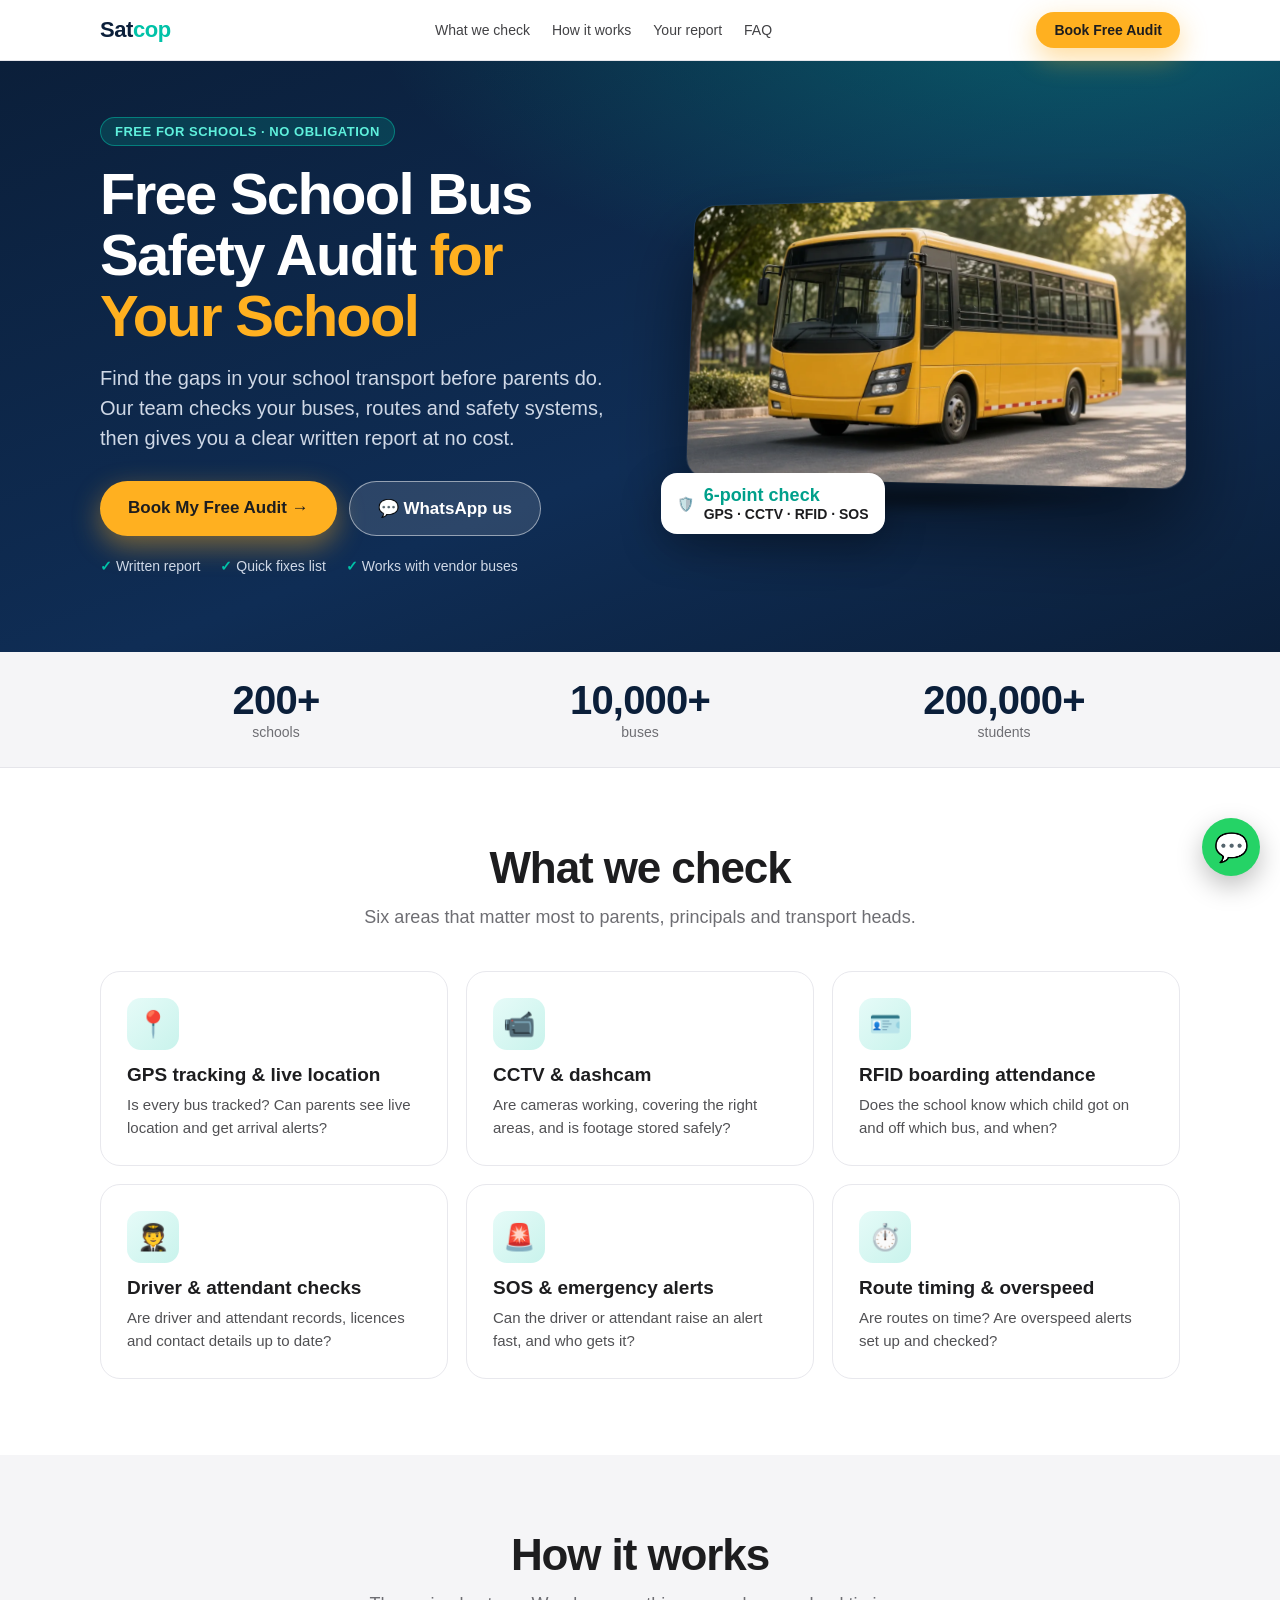
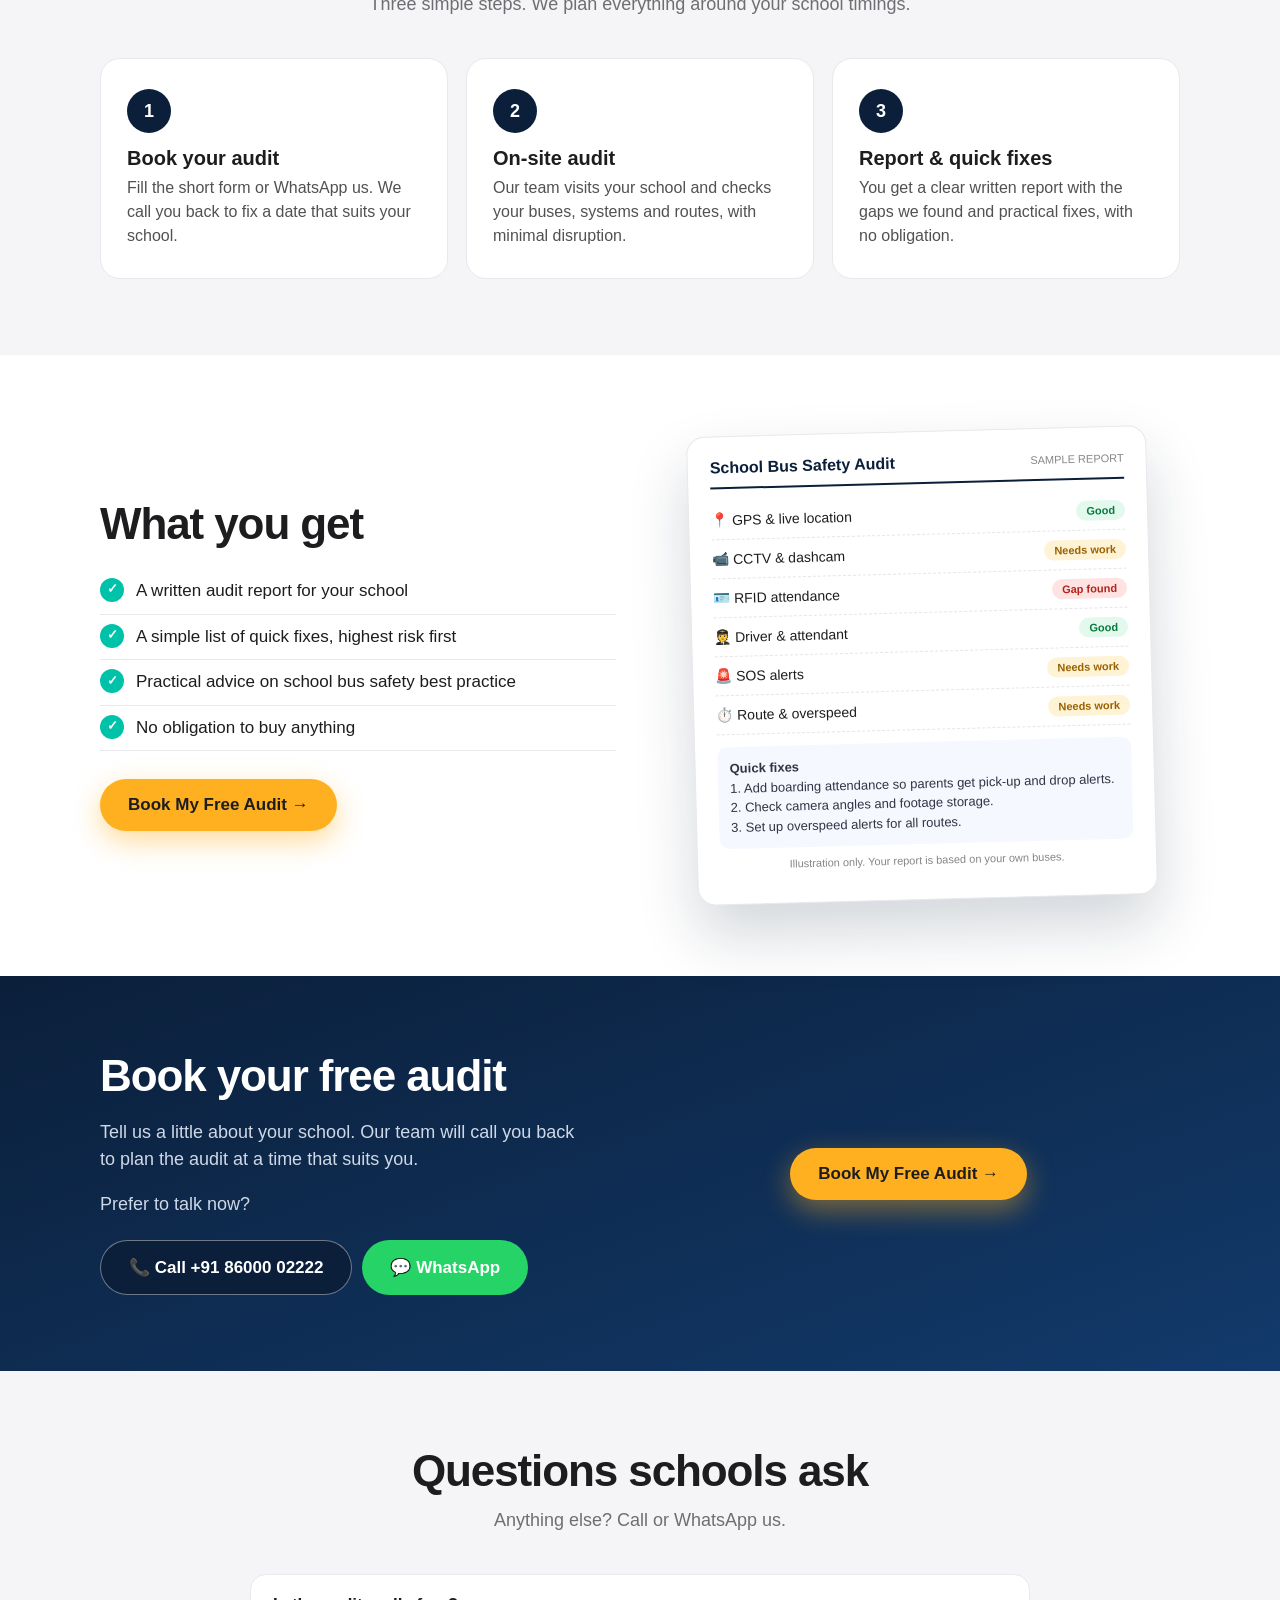
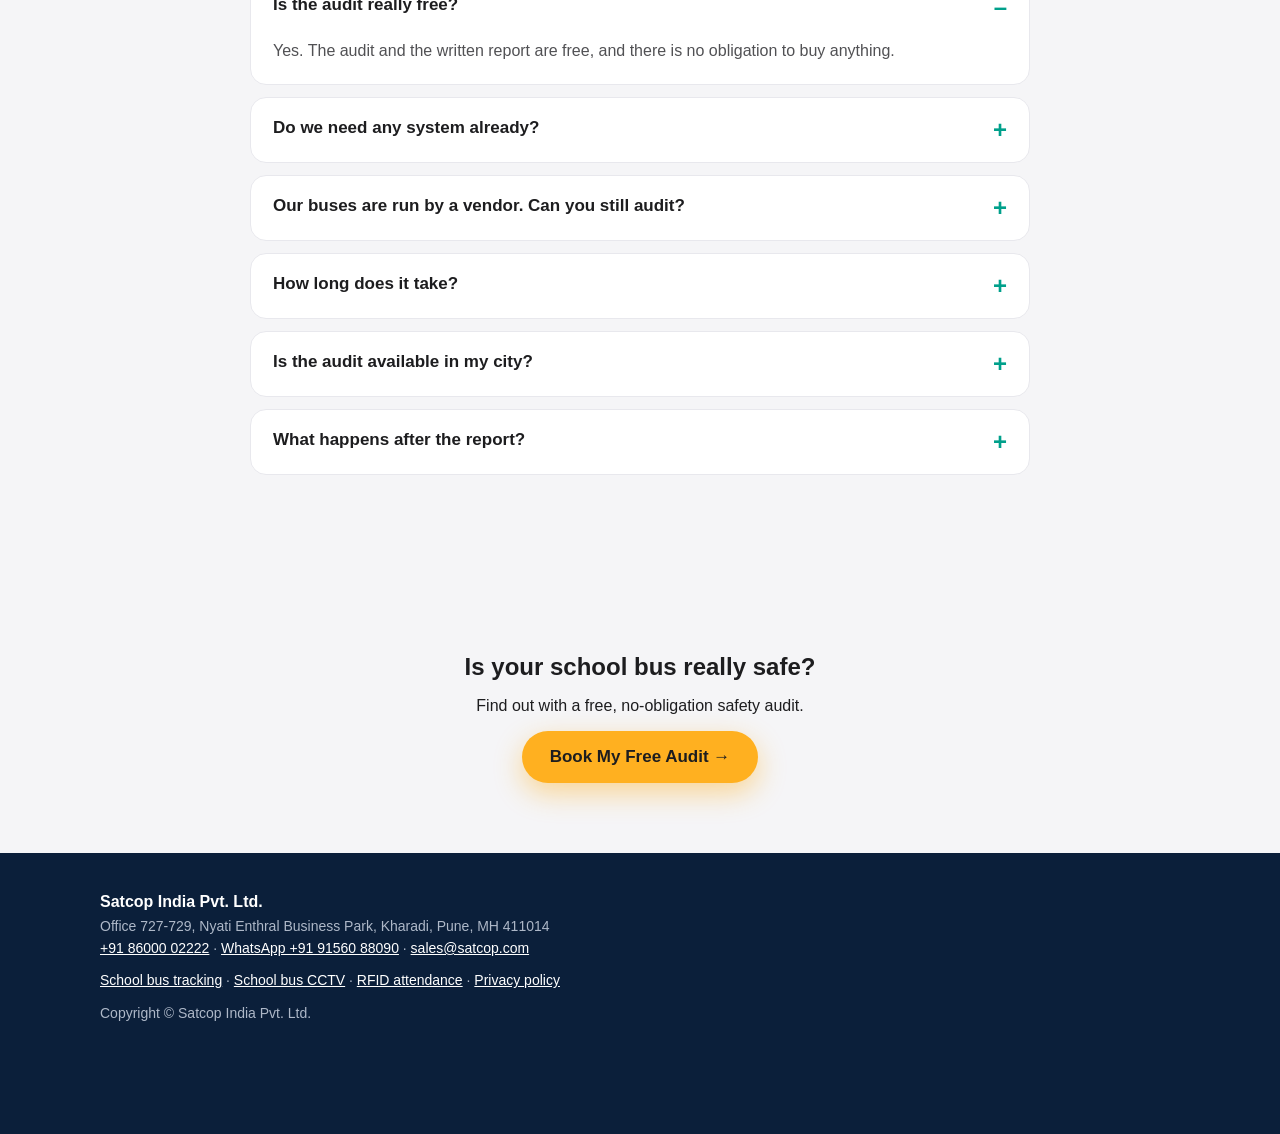
<file: school-bus-safety-audit/index.html>
<!DOCTYPE html>
<html lang="en-IN">
<head>
<meta charset="utf-8"/>
<meta name="viewport" content="width=device-width,initial-scale=1"/>
<title>Free School Bus Safety Audit for Your School | Satcop</title>
<meta name="description" content="Book a free school bus safety audit from Satcop. We check GPS tracking, CCTV, RFID attendance, driver checks, SOS alerts and route timing, then give you a written report. No obligation."/>
<meta name="robots" content="noindex,nofollow"/><!-- PREVIEW: switch to index,follow at go-live -->
<link rel="canonical" href="https://www.satcop.com/school-bus-safety-audit/"/>
<link rel="icon" href="assets/favicon.png"/>
<meta property="og:title" content="Free School Bus Safety Audit for Your School"/>
<meta property="og:description" content="Expert check of your school buses, with a written report and quick fixes. Free, no obligation."/>
<meta property="og:image" content="https://www.satcop.com/school-bus-safety-audit/assets/bus.webp"/>
<script async src="https://www.googletagmanager.com/gtag/js?id=G-XCMGMKFWYH"></script>
<script>window.dataLayer=window.dataLayer||[];function gtag(){dataLayer.push(arguments)}gtag('js',new Date());gtag('config','G-XCMGMKFWYH');</script>
<script type="application/ld+json">{"@context":"https://schema.org","@type":"FAQPage","mainEntity":[
{"@type":"Question","name":"Is the audit really free?","acceptedAnswer":{"@type":"Answer","text":"Yes. The audit and the written report are free, and there is no obligation to buy anything."}},
{"@type":"Question","name":"Do we need any system already?","acceptedAnswer":{"@type":"Answer","text":"No. We check what you have today, even if you have no tracking or cameras yet."}},
{"@type":"Question","name":"Our buses are run by a vendor. Can you still audit?","acceptedAnswer":{"@type":"Answer","text":"Yes. We can check vendor buses with your permission and share the report with you."}}]}</script>
<style>
:root{--navy:#0b1f3a;--teal:#00c2a8;--teal-d:#00a08b;--amber:#ffb020}
*{box-sizing:border-box}body{margin:0;font-family:-apple-system,BlinkMacSystemFont,"Segoe UI",Roboto,Helvetica,Arial,sans-serif;color:#1d1d1f;background:#fff;-webkit-font-smoothing:antialiased}
img{max-width:100%;display:block}a{color:inherit}
.au-wrap{max-width:1120px;margin:0 auto;padding:0 20px}
.au-nav{position:sticky;top:0;z-index:50;background:rgba(255,255,255,.92);backdrop-filter:saturate(180%) blur(16px);border-bottom:1px solid #e5e5ea}
.au-nav .au-wrap{display:flex;align-items:center;justify-content:space-between;height:60px;gap:12px}
.au-logo{font-weight:800;font-size:22px;letter-spacing:-.02em;text-decoration:none;color:var(--navy)}.au-logo span{color:var(--teal)}
.au-nav nav{display:flex;gap:22px;font-size:14px}.au-nav nav a{text-decoration:none;color:#424245}
.btn{display:inline-flex;align-items:center;justify-content:center;gap:8px;border:0;border-radius:999px;font-weight:700;text-decoration:none;cursor:pointer;font-size:17px;padding:16px 28px;transition:transform .15s,box-shadow .15s}
.btn:hover{transform:translateY(-2px)}
.btn-main{background:var(--amber);color:#1d1d1f;box-shadow:0 10px 28px rgba(255,176,32,.45)}
.btn-ghost{background:rgba(255,255,255,.12);color:#fff;border:1.5px solid rgba(255,255,255,.5)}
.btn-sm{padding:10px 18px;font-size:14px}
.btn-wa{background:#25d366;color:#fff}.btn-call{background:var(--navy);color:#fff}
.hero{background:radial-gradient(1200px 500px at 85% -10%,rgba(0,194,168,.35),transparent 60%),linear-gradient(160deg,#0b1f3a 0%,#0f2d55 60%,#0b1f3a 100%);color:#fff;padding:56px 0 64px;overflow:hidden}
.hero .au-wrap{display:grid;grid-template-columns:1.05fr 1fr;gap:44px;align-items:center}
.pill{display:inline-block;background:rgba(0,194,168,.18);color:#5ff0dc;border:1px solid rgba(0,194,168,.5);padding:6px 14px;border-radius:999px;font-size:13px;font-weight:700;letter-spacing:.04em;text-transform:uppercase}
.hero h1{font-size:clamp(34px,5.4vw,58px);line-height:1.05;letter-spacing:-.03em;margin:18px 0 16px}
.hero h1 em{font-style:normal;color:var(--amber)}
.hero p.lead{font-size:clamp(17px,2vw,20px);line-height:1.5;color:#cfd8e6;margin:0 0 28px;max-width:540px}
.hero-ctas{display:flex;flex-wrap:wrap;gap:12px}
.hero-pts{display:flex;flex-wrap:wrap;gap:8px 20px;margin-top:22px;font-size:14px;color:#cfd8e6;list-style:none;padding:0}
.hero-pts li:before{content:"✓ ";color:var(--teal);font-weight:800}
.hero-img{position:relative;perspective:1200px;padding:10px 0 34px}
.bus3d{position:relative;transform-style:preserve-3d;transform:rotateY(-12deg) rotateX(5deg);transition:transform .25s ease-out;will-change:transform}
.bus3d .float{animation:float 5s ease-in-out infinite}
.hero-img img{width:100%;height:auto;aspect-ratio:16/9;object-fit:contain;border-radius:22px;background:#0f2d55;box-shadow:0 40px 80px rgba(0,0,0,.5),0 0 0 1px rgba(255,255,255,.08);transform:translateZ(30px)}
.glow{position:absolute;inset:8% 6%;background:radial-gradient(closest-side,rgba(0,194,168,.55),rgba(255,176,32,.25),transparent);filter:blur(40px);z-index:-1;transform:translateZ(-40px)}
.ground{position:absolute;left:10%;right:10%;bottom:4px;height:28px;background:radial-gradient(closest-side,rgba(0,0,0,.55),transparent);filter:blur(6px);animation:shadow 5s ease-in-out infinite}
@keyframes float{0%,100%{transform:translateY(0)}50%{transform:translateY(-12px)}}
@keyframes shadow{0%,100%{transform:scaleX(1);opacity:.9}50%{transform:scaleX(.88);opacity:.6}}
@media(prefers-reduced-motion:reduce){.bus3d .float,.ground{animation:none}}
.badge{position:absolute;left:-14px;bottom:-18px;background:#fff;color:#1d1d1f;border-radius:16px;padding:12px 16px;box-shadow:0 14px 40px rgba(0,0,0,.25);display:flex;gap:10px;align-items:center;font-size:14px;font-weight:600}
.badge b{display:block;font-size:18px;color:var(--teal-d)}
.trust{background:#f5f5f7;padding:26px 0;border-bottom:1px solid #e5e5ea}
.trust .au-wrap{display:grid;grid-template-columns:repeat(3,1fr);text-align:center;gap:12px}
.trust b{display:block;font-size:clamp(26px,4vw,40px);color:var(--navy);letter-spacing:-.02em}
.trust span{font-size:14px;color:#6e6e73}
.sec{padding:76px 0}.sec.alt{background:#f5f5f7}
.sec h2{font-size:clamp(28px,4vw,44px);letter-spacing:-.025em;line-height:1.1;margin:0 0 12px;text-align:center}
.sec .sub{text-align:center;color:#6e6e73;font-size:18px;max-width:640px;margin:0 auto 40px;line-height:1.5}
.grid3{display:grid;grid-template-columns:repeat(3,1fr);gap:18px}
.card{background:#fff;border-radius:20px;padding:26px;border:1px solid #e8e8ed;transition:transform .2s,box-shadow .2s}
.card:hover{transform:translateY(-4px);box-shadow:0 18px 40px rgba(11,31,58,.1)}
.ico{width:52px;height:52px;border-radius:14px;display:grid;place-items:center;font-size:26px;background:linear-gradient(135deg,#e6fbf8,#c9f3ec);margin-bottom:14px}
.card h3{margin:0 0 8px;font-size:19px}.card p{margin:0;color:#515154;line-height:1.5;font-size:15px}
.steps{display:grid;grid-template-columns:repeat(3,1fr);gap:18px;counter-reset:s}
.step{position:relative;background:#fff;border-radius:20px;padding:30px 26px;border:1px solid #e8e8ed}
.step .n{width:44px;height:44px;border-radius:50%;background:var(--navy);color:#fff;display:grid;place-items:center;font-weight:800;font-size:18px;margin-bottom:14px}
.step h3{margin:0 0 6px;font-size:20px}.step p{margin:0;color:#515154;line-height:1.5}
.get{display:grid;grid-template-columns:1fr 1fr;gap:48px;align-items:center}
.get ul{list-style:none;padding:0;margin:20px 0 28px}.get li{padding:10px 0 10px 36px;position:relative;font-size:17px;line-height:1.45;border-bottom:1px solid #e8e8ed}
.get li:before{content:"✓";position:absolute;left:0;top:9px;width:24px;height:24px;border-radius:50%;background:var(--teal);color:#fff;display:grid;place-items:center;font-size:13px;font-weight:800}
.get h2{text-align:left}
.report{background:#fff;border-radius:18px;box-shadow:0 30px 60px rgba(11,31,58,.18);padding:22px;transform:rotate(-1.5deg);border:1px solid #e8e8ed;max-width:460px;margin:0 auto}
.rp-h{display:flex;justify-content:space-between;align-items:center;border-bottom:2px solid var(--navy);padding-bottom:10px;margin-bottom:12px}
.rp-h b{color:var(--navy);font-size:16px}.rp-h small{color:#86868b;font-size:11px}
.rp-row{display:flex;justify-content:space-between;align-items:center;padding:9px 0;border-bottom:1px dashed #e5e5ea;font-size:14px}
.tag{font-size:11px;font-weight:700;padding:4px 10px;border-radius:999px}
.ok{background:#e3f9ee;color:#0a7a3e}.warn{background:#fff3d6;color:#9a6200}.risk{background:#ffe3e3;color:#b42318}
.rp-fix{margin-top:12px;background:#f5f9ff;border-radius:10px;padding:12px;font-size:13px;line-height:1.5;color:#334}
.rp-note{font-size:11px;color:#86868b;margin-top:10px;text-align:center}
.book{background:linear-gradient(160deg,#0b1f3a,#123a6b);color:#fff}
.book .au-wrap{display:grid;grid-template-columns:1fr 1.1fr;gap:44px;align-items:start}
.book h2{text-align:left;color:#fff}.book .lead2{color:#cfd8e6;font-size:18px;line-height:1.5}
.contact-btns{display:flex;flex-wrap:wrap;gap:10px;margin-top:22px}
form.af{background:#fff;color:#1d1d1f;border-radius:22px;padding:26px;box-shadow:0 30px 70px rgba(0,0,0,.35)}
.af h3{margin:0 0 4px;font-size:22px}.af .muted{color:#6e6e73;font-size:14px;margin:0 0 16px}
.af label{display:block;font-size:13px;font-weight:600;margin:12px 0 6px}
.af input{width:100%;padding:14px;border:1.5px solid #d2d2d7;border-radius:12px;font-size:16px;font-family:inherit}
.af input:focus{outline:none;border-color:var(--teal);box-shadow:0 0 0 4px rgba(0,194,168,.18)}
.af .r2{display:grid;grid-template-columns:1fr 1fr;gap:12px}
.af button{width:100%;margin-top:18px}
.af .fine{font-size:12px;color:#86868b;margin:12px 0 0;text-align:center}
.af .status{margin:12px 0 0;font-weight:600;font-size:15px;text-align:center}
.faq{max-width:780px;margin:0 auto}
.faq details{background:#fff;border:1px solid #e8e8ed;border-radius:16px;margin-bottom:12px;padding:0 22px}
.faq summary{cursor:pointer;padding:20px 0;font-weight:700;font-size:17px;list-style:none;display:flex;justify-content:space-between;gap:12px}
.faq summary::-webkit-details-marker{display:none}.faq summary:after{content:"+";font-size:24px;color:var(--teal-d);line-height:1}
.faq details[open] summary:after{content:"–"}
.faq p{margin:0 0 20px;color:#515154;line-height:1.55}
.final{text-align:center;padding:70px 0;background:#f5f5f7}
.final h2{margin-bottom:10px}
.au-foot{background:#0b1f3a;color:#aeb8c8;padding:36px 0 110px;font-size:14px;line-height:1.6}
.au-foot a{color:#fff}.au-foot .fb{color:#fff;font-weight:700;font-size:16px}
.sticky{position:fixed;left:0;right:0;bottom:0;z-index:60;display:none;gap:8px;padding:10px 12px calc(10px + env(safe-area-inset-bottom));background:rgba(255,255,255,.96);backdrop-filter:blur(12px);box-shadow:0 -6px 24px rgba(0,0,0,.12)}
.sticky a{flex:1;padding:13px 6px;font-size:15px;border-radius:12px;white-space:nowrap;gap:5px}
.sticky .btn-main{flex:1.6;box-shadow:none}
.fab{position:fixed;right:20px;bottom:24px;z-index:60;width:58px;height:58px;border-radius:50%;background:#25d366;display:grid;place-items:center;box-shadow:0 10px 26px rgba(0,0,0,.25);font-size:28px;text-decoration:none}
.modal{position:fixed;inset:0;z-index:100;display:none;align-items:center;justify-content:center;padding:16px;background:rgba(5,15,30,.65);backdrop-filter:blur(4px)}
.modal.open{display:flex;animation:fade .2s}
.modal-box{position:relative;width:100%;max-width:520px;max-height:calc(100vh - 32px);overflow:auto;border-radius:22px;animation:pop .25s}
.modal-box form.af{box-shadow:0 30px 70px rgba(0,0,0,.4)}
.mclose{position:absolute;top:12px;right:12px;width:38px;height:38px;border-radius:50%;border:0;background:#f2f2f7;font-size:22px;cursor:pointer;z-index:2;line-height:1}
.thanks{display:none;background:#fff;border-radius:22px;padding:40px 26px;text-align:center}
.thanks .tk{font-size:56px}.thanks h3{font-size:24px;margin:10px 0}.thanks p{color:#515154;line-height:1.5}
body.mopen{overflow:hidden}
@keyframes fade{from{opacity:0}}@keyframes pop{from{transform:translateY(24px) scale(.97);opacity:0}}
@media(max-width:560px){.modal{align-items:flex-end;padding:0}.modal-box{max-width:none;max-height:92vh;border-radius:22px 22px 0 0}.modal-box form.af,.thanks{border-radius:22px 22px 0 0}}
@media(max-width:900px){
 .bus3d{transform:rotateY(-8deg) rotateX(4deg)}
 .au-nav nav{display:none}
 .hero{padding:32px 0 48px}.hero .au-wrap,.get,.book .au-wrap{grid-template-columns:1fr;gap:30px}
 .grid3,.steps{grid-template-columns:1fr 1fr}
 .sec{padding:56px 0}.sticky{display:flex}.fab{display:none}.au-foot{padding-bottom:120px}
 .get h2,.book h2{text-align:center}.get .btn{width:100%}
}
@media(max-width:560px){
 .grid3,.steps{grid-template-columns:1fr}.af .r2{grid-template-columns:1fr}
 .hero-ctas .btn{width:100%}.badge{left:10px;bottom:-16px}
 .trust .au-wrap{gap:4px}.trust span{font-size:12px}
 .au-nav .btn-sm{padding:8px 14px;font-size:13px}
}
</style>
</head>
<body>
<header class="au-nav"><div class="au-wrap">
 <a class="au-logo" href="https://www.satcop.com/">Sat<span>cop</span></a>
 <nav aria-label="Primary"><a href="#check">What we check</a><a href="#how">How it works</a><a href="#report">Your report</a><a href="#faq">FAQ</a></nav>
 <a class="btn btn-main btn-sm" href="#book" data-open-form data-cta="nav">Book Free Audit</a>
</div></header>
<main>
<section class="hero"><div class="au-wrap">
 <div>
  <span class="pill">Free for schools · No obligation</span>
  <h1>Free School Bus Safety Audit <em>for Your School</em></h1>
  <p class="lead">Find the gaps in your school transport before parents do. Our team checks your buses, routes and safety systems, then gives you a clear written report at no cost.</p>
  <div class="hero-ctas">
   <a class="btn btn-main" href="#book" data-open-form data-cta="hero">Book My Free Audit →</a>
   <a class="btn btn-ghost" href="https://wa.me/919156088090?text=Hi%20Satcop%2C%20I%20want%20to%20book%20a%20free%20school%20bus%20safety%20audit" target="_blank" rel="noopener" data-cta="hero-wa">💬 WhatsApp us</a>
  </div>
  <ul class="hero-pts"><li>Written report</li><li>Quick fixes list</li><li>Works with vendor buses</li></ul>
 </div>
 <div class="hero-img">
  <div class="bus3d" id="bus3d"><div class="glow"></div><div class="float"><img src="assets/bus.webp" width="1280" height="720" alt="Yellow school bus, ready for a safety audit" fetchpriority="high"/></div></div>
  <div class="ground"></div>
  <div class="badge">🛡️<div><b>6-point check</b>GPS · CCTV · RFID · SOS</div></div>
 </div>
</div></section>

<section class="trust" aria-label="Satcop in numbers"><div class="au-wrap">
 <div><b>200+</b><span>schools</span></div>
 <div><b>10,000+</b><span>buses</span></div>
 <div><b>200,000+</b><span>students</span></div>
</div></section>

<section class="sec" id="check"><div class="au-wrap">
 <h2>What we check</h2>
 <p class="sub">Six areas that matter most to parents, principals and transport heads.</p>
 <div class="grid3">
  <div class="card"><div class="ico">📍</div><h3>GPS tracking &amp; live location</h3><p>Is every bus tracked? Can parents see live location and get arrival alerts?</p></div>
  <div class="card"><div class="ico">📹</div><h3>CCTV &amp; dashcam</h3><p>Are cameras working, covering the right areas, and is footage stored safely?</p></div>
  <div class="card"><div class="ico">🪪</div><h3>RFID boarding attendance</h3><p>Does the school know which child got on and off which bus, and when?</p></div>
  <div class="card"><div class="ico">🧑‍✈️</div><h3>Driver &amp; attendant checks</h3><p>Are driver and attendant records, licences and contact details up to date?</p></div>
  <div class="card"><div class="ico">🚨</div><h3>SOS &amp; emergency alerts</h3><p>Can the driver or attendant raise an alert fast, and who gets it?</p></div>
  <div class="card"><div class="ico">⏱️</div><h3>Route timing &amp; overspeed</h3><p>Are routes on time? Are overspeed alerts set up and checked?</p></div>
 </div>
</div></section>

<section class="sec alt" id="how"><div class="au-wrap">
 <h2>How it works</h2>
 <p class="sub">Three simple steps. We plan everything around your school timings.</p>
 <div class="steps">
  <div class="step"><div class="n">1</div><h3>Book your audit</h3><p>Fill the short form or WhatsApp us. We call you back to fix a date that suits your school.</p></div>
  <div class="step"><div class="n">2</div><h3>On-site audit</h3><p>Our team visits your school and checks your buses, systems and routes, with minimal disruption.</p></div>
  <div class="step"><div class="n">3</div><h3>Report &amp; quick fixes</h3><p>You get a clear written report with the gaps we found and practical fixes, with no obligation.</p></div>
 </div>
</div></section>

<section class="sec" id="report"><div class="au-wrap get">
 <div>
  <h2>What you get</h2>
  <ul>
   <li>A written audit report for your school</li>
   <li>A simple list of quick fixes, highest risk first</li>
   <li>Practical advice on school bus safety best practice</li>
   <li>No obligation to buy anything</li>
  </ul>
  <a class="btn btn-main" href="#book" data-open-form data-cta="report">Book My Free Audit →</a>
 </div>
 <div>
  <div class="report" aria-label="Sample audit report (illustration)">
   <div class="rp-h"><b>School Bus Safety Audit</b><small>SAMPLE REPORT</small></div>
   <div class="rp-row">📍 GPS &amp; live location<span class="tag ok">Good</span></div>
   <div class="rp-row">📹 CCTV &amp; dashcam<span class="tag warn">Needs work</span></div>
   <div class="rp-row">🪪 RFID attendance<span class="tag risk">Gap found</span></div>
   <div class="rp-row">🧑‍✈️ Driver &amp; attendant<span class="tag ok">Good</span></div>
   <div class="rp-row">🚨 SOS alerts<span class="tag warn">Needs work</span></div>
   <div class="rp-row">⏱️ Route &amp; overspeed<span class="tag warn">Needs work</span></div>
   <div class="rp-fix"><b>Quick fixes</b><br/>1. Add boarding attendance so parents get pick-up and drop alerts.<br/>2. Check camera angles and footage storage.<br/>3. Set up overspeed alerts for all routes.</div>
   <p class="rp-note">Illustration only. Your report is based on your own buses.</p>
  </div>
 </div>
</div></section>

<section class="sec book" id="book"><div class="au-wrap">
 <div>
  <h2>Book your free audit</h2>
  <p class="lead2">Tell us a little about your school. Our team will call you back to plan the audit at a time that suits you.</p>
  <p class="lead2">Prefer to talk now?</p>
  <div class="contact-btns">
   <a class="btn btn-call" style="border:1.5px solid rgba(255,255,255,.4)" href="tel:+918600002222" data-cta="book-call">📞 Call +91 86000 02222</a>
   <a class="btn btn-wa" href="https://wa.me/919156088090?text=Hi%20Satcop%2C%20I%20want%20to%20book%20a%20free%20school%20bus%20safety%20audit" target="_blank" rel="noopener" data-cta="book-wa">💬 WhatsApp</a>
  </div>
 </div>
 <div style="align-self:center;text-align:center"><a class="btn btn-main" href="#book" data-open-form data-cta="book-section">Book My Free Audit →</a></div>
</div></section>

<section class="sec alt" id="faq"><div class="au-wrap">
 <h2>Questions schools ask</h2>
 <p class="sub">Anything else? Call or WhatsApp us.</p>
 <div class="faq">
  <details open><summary>Is the audit really free?</summary><p>Yes. The audit and the written report are free, and there is no obligation to buy anything.</p></details>
  <details><summary>Do we need any system already?</summary><p>No. We check what you have today, even if you have no tracking or cameras yet.</p></details>
  <details><summary>Our buses are run by a vendor. Can you still audit?</summary><p>Yes. We can check vendor buses with your permission and share the report with you.</p></details>
  <details><summary>How long does it take?</summary><p>It depends on how many buses you run. We plan the visit around your school timings, and our team will confirm the time when we call.</p></details>
  <details><summary>Is the audit available in my city?</summary><p>Call or WhatsApp us with your city and we will confirm.</p></details>
  <details><summary>What happens after the report?</summary><p>We walk you through the findings. If you want help fixing the gaps, we can share a quote, but that is entirely your choice.</p></details>
 </div>
</div></section>

<section class="final"><div class="au-wrap">
 <h2>Is your school bus really safe?</h2>
 <p class="sub">Find out with a free, no-obligation safety audit.</p>
 <a class="btn btn-main" href="#book" data-open-form data-cta="final">Book My Free Audit →</a>
</div></section>
</main>
<footer class="au-foot"><div class="au-wrap">
 <div class="fb">Satcop India Pvt. Ltd.</div>
 <div>Office 727-729, Nyati Enthral Business Park, Kharadi, Pune, MH 411014</div>
 <div><a href="tel:+918600002222">+91 86000 02222</a> · <a href="https://wa.me/919156088090">WhatsApp +91 91560 88090</a> · <a href="mailto:sales@satcop.com">sales@satcop.com</a></div>
 <div style="margin-top:10px"><a href="https://www.satcop.com/school-bus-tracking-solution/">School bus tracking</a> · <a href="https://www.satcop.com/school-bus-cctv-camera/">School bus CCTV</a> · <a href="https://www.satcop.com/rfid-attendance-system-school/">RFID attendance</a> · <a href="https://www.satcop.com/privacy-policy/">Privacy policy</a></div>
 <div style="margin-top:10px">Copyright © Satcop India Pvt. Ltd.</div>
</div></footer>
<div class="modal" id="af-modal" role="dialog" aria-modal="true" aria-labelledby="af-title" aria-hidden="true">
 <div class="modal-box">
  <button class="mclose" type="button" aria-label="Close" data-close>×</button>
 <form class="af" id="audit-form" action="https://www.satcop.com/lead-submit.php" method="post" target="af-sink" data-satcop-form="free-audit" novalidate>
  <h3 id="af-title">Book My Free Audit</h3>
  <p class="muted">Takes 30 seconds. No obligation.</p>
  <input type="hidden" name="service" value="Free School Bus Safety Audit"/>
  <input type="hidden" name="source_page" value="free-audit"/>
  <input type="hidden" name="source" value="free-audit"/>
  <input type="hidden" name="form_id" value="free-audit-form"/>
  <input type="hidden" name="page_url" value=""/>
  <input type="hidden" name="message" value=""/>
  <div style="position:absolute;left:-10000px;width:1px;height:1px;overflow:hidden" aria-hidden="true"><label for="af-website">Website</label><input id="af-website" name="website" type="text" tabindex="-1" autocomplete="off"/></div>
  <label for="af-name">Name</label><input id="af-name" name="name" required autocomplete="name" placeholder="Your name"/>
  <label for="af-email">Email</label><input id="af-email" name="email" type="email" required autocomplete="email" placeholder="you@school.edu.in"/>
  <label for="af-phone">Mobile Number</label><input id="af-phone" name="phone" type="tel" inputmode="tel" maxlength="16" required autocomplete="tel" placeholder="10-digit mobile"/>
  <div class="r2">
   <div><label for="af-city">City</label><input id="af-city" name="city" required placeholder="e.g. Pune"/></div>
   <div><label for="af-bus">Buses (optional)</label><input id="af-bus" name="bus_count" inputmode="numeric" maxlength="5" placeholder="e.g. 12"/></div>
  </div>
  <label for="af-school">School Name</label><input id="af-school" name="school_name" required placeholder="e.g. Sunrise Public School"/>
  <label for="af-contact">Contact Person</label><input id="af-contact" name="contact_person" required placeholder="Principal / transport head"/>
  <button class="btn btn-main" type="submit">Book My Free Audit →</button>
  <p class="status" role="status" aria-live="polite" hidden></p>
  <p class="fine">We use your details only to contact you about the audit.</p>
 </form>
<iframe name="af-sink" title="form" style="display:none"></iframe>
  <div class="thanks" id="af-thanks"><div class="tk">✅</div><h3>Thank you!</h3><p>We have received your request. Our team will call you soon to plan your free school bus safety audit.</p><a class="btn btn-wa" href="https://wa.me/919156088090?text=Hi%20Satcop%2C%20I%20just%20booked%20a%20free%20school%20bus%20safety%20audit" target="_blank" rel="noopener" data-cta="thanks-wa">💬 WhatsApp us</a><p><button class="btn btn-call btn-sm" type="button" data-close>Close</button></p></div>
 </div>
</div>
<div class="sticky" aria-label="Quick actions">
 <a class="btn btn-call" href="tel:+918600002222" data-cta="sticky-call">📞 Call</a>
 <a class="btn btn-wa" href="https://wa.me/919156088090?text=Hi%20Satcop%2C%20I%20want%20to%20book%20a%20free%20school%20bus%20safety%20audit" target="_blank" rel="noopener" data-cta="sticky-wa">💬 WhatsApp</a>
 <a class="btn btn-main" href="#book" data-open-form data-cta="sticky-book">Book Free Audit</a>
</div>
<a class="fab" href="https://wa.me/919156088090?text=Hi%20Satcop%2C%20I%20want%20to%20book%20a%20free%20school%20bus%20safety%20audit" target="_blank" rel="noopener" aria-label="WhatsApp us" data-cta="fab-wa">💬</a>
<script>
(function(){
 var M=document.getElementById('af-modal'),f=document.getElementById('audit-form'),tk=document.getElementById('af-thanks'),st=f.querySelector('.status'),sent=false,last;
 function openM(e){if(e)e.preventDefault();last=document.activeElement;f.style.display='';tk.style.display='none';st.hidden=true;M.classList.add('open');M.setAttribute('aria-hidden','false');document.body.classList.add('mopen');setTimeout(function(){f.name.focus({preventScroll:true})},60);gtag('event','form_open',{form_id:'free-audit-form'});}
 function closeM(){M.classList.remove('open');M.setAttribute('aria-hidden','true');document.body.classList.remove('mopen');if(last)last.focus({preventScroll:true});}
 window.openAuditForm=openM;
 document.querySelectorAll('[data-open-form]').forEach(function(a){a.addEventListener('click',openM);});
 M.querySelectorAll('[data-close]').forEach(function(b){b.addEventListener('click',closeM);});
 M.addEventListener('click',function(e){if(e.target===M)closeM();});
 document.addEventListener('keydown',function(e){if(e.key==='Escape'&&M.classList.contains('open'))closeM();});
 document.querySelectorAll('[data-cta]').forEach(function(a){a.addEventListener('click',function(){gtag('event',/wa\.me/.test(a.href||'')?'whatsapp_click':/^tel:/.test(a.href||'')?'call_click':'cta_click',{cta:a.getAttribute('data-cta'),page:'free-audit'});});});
 function say(t,c){st.hidden=false;st.textContent=t;st.style.color=c||'#1d1d1f';}
 function bad(e,el,t){e.preventDefault();say(t,'#b42318');el.focus();}
 function done(){f.style.display='none';tk.style.display='block';f.reset();}
 f.addEventListener('submit',function(e){
  if(f.website.value){e.preventDefault();done();return;}
  var p=f.phone.value.replace(/\D/g,'').replace(/^(91|0)(?=\d{10}$)/,'');
  if(f.name.value.trim().length<2)return bad(e,f.name,'Please enter your name.');
  if(!/^[^\s@]+@[^\s@]+\.[^\s@]{2,}$/.test(f.email.value.trim()))return bad(e,f.email,'Please enter a valid email address.');
  if(!/^[6-9]\d{9}$/.test(p))return bad(e,f.phone,'Please enter a valid 10-digit Indian mobile number.');
  if(!f.city.value.trim())return bad(e,f.city,'Please enter your city.');
  if(f.school_name.value.trim().length<2)return bad(e,f.school_name,'Please enter your school name.');
  if(f.contact_person.value.trim().length<2)return bad(e,f.contact_person,'Please enter the contact person.');
  f.phone.value=p;f.page_url.value=location.href;
  f.message.value='FREE AUDIT REQUEST | School: '+f.school_name.value.trim()+' | Contact person: '+f.contact_person.value.trim()+' | Email: '+f.email.value.trim()+' | Buses: '+(f.bus_count.value||'-')+' | Source: free-audit';
  sent=true;say('Sending…');
  gtag('event','generate_lead',{form_id:'free-audit-form',lead_source:'free-audit',city:f.city.value.trim(),bus_count:f.bus_count.value||''});
  gtag('event','free_audit_form_submit',{form_id:'free-audit-form'});
 });
 document.querySelector('iframe[name=af-sink]').addEventListener('load',function(){if(sent){sent=false;done();}});
 /* parallax */
 var b=document.getElementById('bus3d'),mq=matchMedia('(prefers-reduced-motion:reduce)');
 if(b&&!mq.matches){var base=innerWidth>900?[-12,5]:[-8,4],mx=0,my=0,sy=0,raf;
  function upd(){raf=0;b.style.transform='rotateY('+(base[0]+mx*10)+'deg) rotateX('+(base[1]-my*8+sy)+'deg)';}
  function q(){if(!raf)raf=requestAnimationFrame(upd);}
  document.querySelector('.hero').addEventListener('mousemove',function(e){mx=e.clientX/innerWidth-.5;my=e.clientY/innerHeight-.5;q();});
  addEventListener('scroll',function(){sy=Math.min(scrollY,600)/60;q();},{passive:true});}
 if(location.hash==='#book')openM();
})();
</script>
</body>
</html>
</file>
